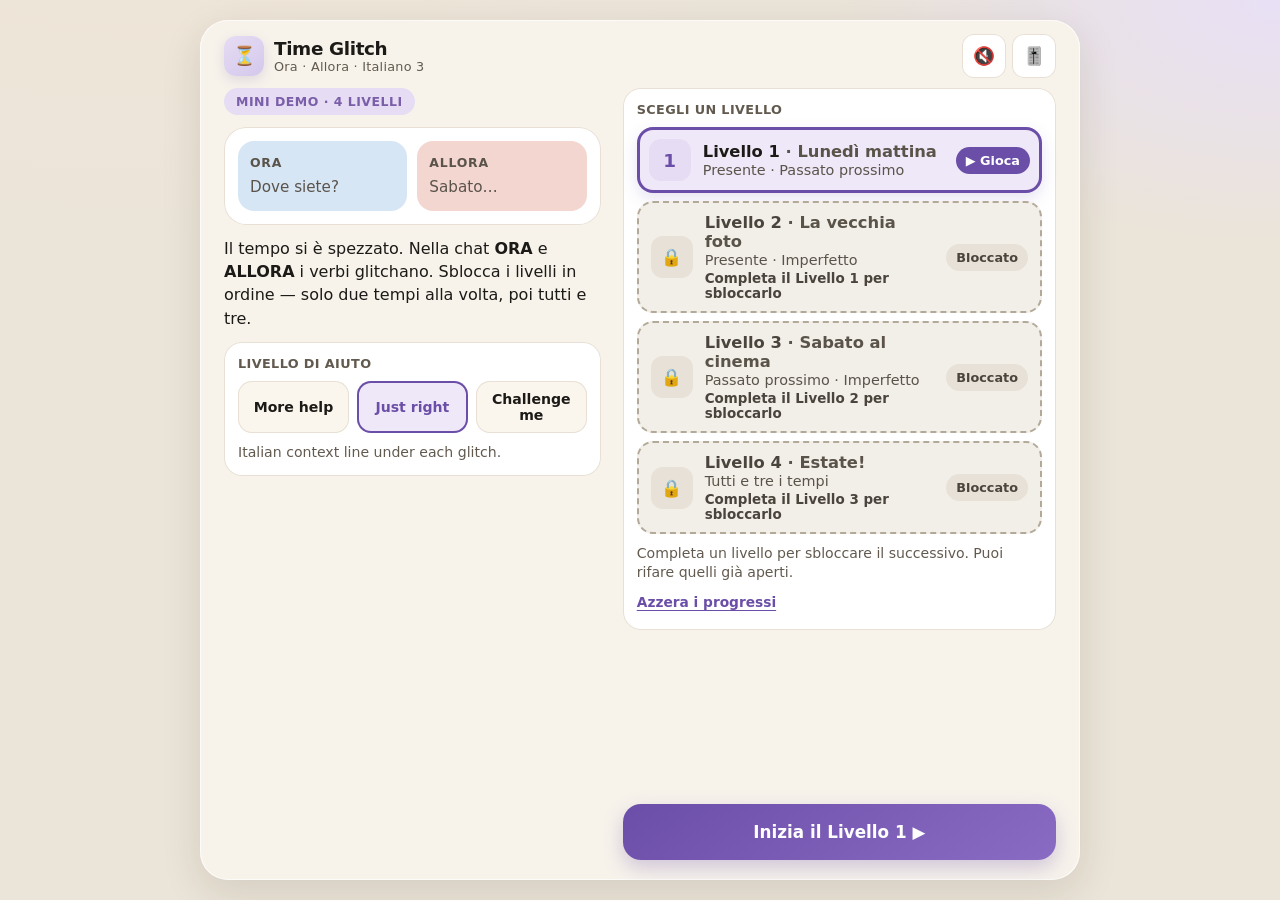
<file: index.html>
<!DOCTYPE html>
<html lang="it">
<head>
  <meta charset="UTF-8" />
  <meta name="viewport" content="width=device-width, initial-scale=1, viewport-fit=cover" />
  <meta name="theme-color" content="#f7f3eb" />
  <meta name="apple-mobile-web-app-capable" content="yes" />
  <meta name="apple-mobile-web-app-status-bar-style" content="default" />
  <meta name="description" content="Time Glitch — Italian 3: scaffolded tense practice between ORA and ALLORA." />
  <meta property="og:title" content="Time Glitch — Italian 3" />
  <meta property="og:description" content="Split-screen chat: Presente, Imperfetto, Passato prossimo — unlock levels in order." />
  <meta property="og:type" content="website" />
  <title>Time Glitch — Italian 3</title>
  <link rel="manifest" href="manifest.webmanifest" />
  <link rel="stylesheet" href="styles.css?v=3" />
  <link rel="icon" href="data:image/svg+xml,%3Csvg xmlns='http://www.w3.org/2000/svg' viewBox='0 0 64 64'%3E%3Crect width='64' height='64' rx='14' fill='%23e6dcf3'/%3E%3Ctext x='32' y='42' text-anchor='middle' font-size='28'%3E%E2%8C%9A%3C/text%3E%3C/svg%3E" />
</head>
<body>
  <div class="stage">
    <div class="phone" id="phone" role="application" aria-label="Time Glitch Italian tense practice">
      <div class="status-bar" aria-hidden="true">
        <span class="status-time" id="statusTime">09:41</span>
        <span class="status-notch"></span>
        <span class="status-icons">
          <span class="sig"></span>
          <span class="wifi"></span>
          <span class="bat"></span>
        </span>
      </div>

      <header class="app-header">
        <div class="brand">
          <span class="logo" aria-hidden="true">⏳</span>
          <div>
            <h1>Time Glitch</h1>
            <p class="subtitle" id="headerSubtitle">Ora · Allora · Italiano 3</p>
          </div>
        </div>
        <div class="header-actions">
          <button type="button" class="icon-btn" id="btnMute" aria-label="Sound off. Turn sound on" title="Sound">🔇</button>
          <button type="button" class="icon-btn" id="btnHelp" aria-label="Help level" title="Help level">🎚️</button>
        </div>
      </header>

      <!-- Start -->
      <section class="screen active" id="screenStart" aria-label="Start">
        <div class="hero">
          <div class="hero-tag">Mini demo · 4 livelli</div>
          <div class="hero-art" aria-hidden="true">
            <div class="split-preview">
              <div class="pv-now"><span>ORA</span><p>Dove siete?</p></div>
              <div class="pv-then"><span>ALLORA</span><p>Sabato…</p></div>
            </div>
          </div>
          <p class="hero-pitch">Il tempo si è spezzato. Nella chat <strong>ORA</strong> e <strong>ALLORA</strong> i verbi glitchano. Sblocca i livelli in ordine — solo due tempi alla volta, poi tutti e tre.</p>

          <div class="level-panel" id="levelPanel">
            <p class="help-label">Scegli un livello</p>
            <div class="level-list" id="levelList" role="list"></div>
            <p class="level-hint" id="levelHint" aria-live="polite">Completa un livello per sbloccare il successivo. Puoi rifare quelli già aperti.</p>
            <button type="button" class="link-btn" id="btnResetProgress">Azzera i progressi</button>
          </div>
        </div>

        <div class="help-panel" id="helpPanelStart">
          <p class="help-label">Livello di aiuto</p>
          <div class="help-row" role="group" aria-label="Help level">
            <button type="button" class="help-chip" data-help="more">More help</button>
            <button type="button" class="help-chip" data-help="mid" aria-pressed="true">Just right</button>
            <button type="button" class="help-chip" data-help="challenge">Challenge me</button>
          </div>
          <p class="help-hint" id="helpHint">Italian context line under each glitch.</p>
        </div>

        <button type="button" class="primary-btn" id="btnStart">Inizia il Livello 1 ▶</button>
      </section>

      <!-- Play -->
      <section class="screen" id="screenPlay" aria-label="Glitch rounds" hidden>
        <div class="play-meta">
          <button type="button" class="back-btn" id="btnLevels" aria-label="Torna ai livelli"><span aria-hidden="true">←</span><span class="back-label"> Livelli</span></button>
          <p class="level-badge" id="levelBadge"></p>
          <span class="round-count" id="roundCount"></span>
          <div class="progress" id="progress" aria-label="Round progress"></div>
        </div>

        <div class="split" id="splitChat">
          <div class="pane pane-now" id="paneNow">
            <div class="pane-label">ORA · Now</div>
            <div class="thread" id="threadNow" aria-live="polite"></div>
          </div>
          <div class="pane pane-then" id="paneThen">
            <div class="pane-label">ALLORA · Then</div>
            <div class="thread" id="threadThen" aria-live="polite"></div>
          </div>
        </div>

        <div class="glitch-dock" id="glitchDock">
          <p class="context" id="roundContext"></p>
          <p class="gloss" id="roundGloss" hidden></p>
          <p class="tense-tip" id="tenseTip" hidden></p>
          <p class="prompt" id="roundPrompt">Quale tempo sistema il glitch?</p>
          <div class="tense-row" id="tenseRow" role="group" aria-label="Choose tense"></div>
          <div class="feedback" id="feedback" hidden role="status" aria-live="polite"></div>
          <button type="button" class="next-btn" id="btnNextRound" hidden>Avanti ▶</button>
        </div>
      </section>

      <!-- End -->
      <section class="screen" id="screenEnd" aria-label="End" hidden>
        <div class="end-header">
          <div class="end-icon" aria-hidden="true">✨</div>
          <h2 id="endTitle">Glitch riparato</h2>
          <p class="score-line" id="scoreLine">Al primo colpo: 0 su 4</p>
          <p class="unlock-line" id="unlockLine" hidden></p>
        </div>
        <div class="replay" id="replayReel" aria-label="Fixed lines replay"></div>
        <div class="end-actions">
          <button type="button" class="primary-btn" id="btnNextLevel" hidden>Vai al livello successivo ▶</button>
          <button type="button" class="ghost-btn" id="btnReplay">Rifai il livello</button>
          <button type="button" class="ghost-btn" id="btnHome">Tutti i livelli</button>
        </div>
      </section>
    </div>
  </div>
  <script src="app.js?v=3"></script>
</body>
</html>
</file>
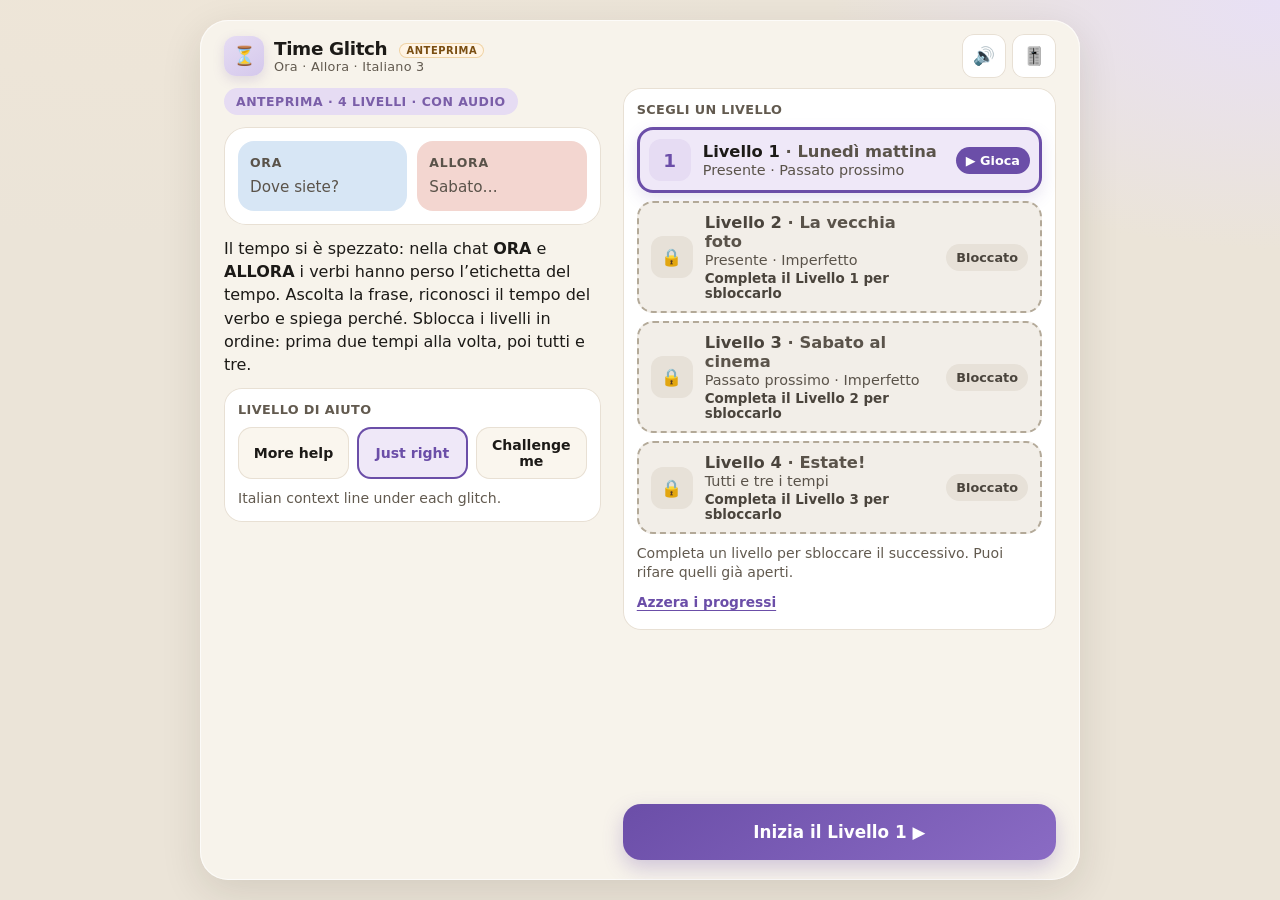
<file: preview/index.html>
<!DOCTYPE html>
<html lang="it">
<head>
  <meta charset="UTF-8" />
  <meta name="robots" content="noindex, nofollow" />
  <meta name="viewport" content="width=device-width, initial-scale=1, viewport-fit=cover" />
  <meta name="theme-color" content="#f7f3eb" />
  <meta name="apple-mobile-web-app-capable" content="yes" />
  <meta name="apple-mobile-web-app-status-bar-style" content="default" />
  <meta name="description" content="Time Glitch — Italian 3: scaffolded tense practice between ORA and ALLORA." />
  <meta property="og:title" content="Time Glitch — Italian 3" />
  <meta property="og:description" content="Split-screen chat: Presente, Imperfetto, Passato prossimo — unlock levels in order." />
  <meta property="og:type" content="website" />
  <title>ANTEPRIMA · Time Glitch — Italian 3</title>
  <link rel="stylesheet" href="styles.css?v=p1" />
  <link rel="icon" href="data:image/svg+xml,%3Csvg xmlns='http://www.w3.org/2000/svg' viewBox='0 0 64 64'%3E%3Crect width='64' height='64' rx='14' fill='%23e6dcf3'/%3E%3Ctext x='32' y='42' text-anchor='middle' font-size='28'%3E%E2%8C%9A%3C/text%3E%3C/svg%3E" />
</head>
<body>
  <div class="stage">
    <div class="phone" id="phone" role="application" aria-label="Time Glitch Italian tense practice">
      <div class="status-bar" aria-hidden="true">
        <span class="status-time" id="statusTime">09:41</span>
        <span class="status-notch"></span>
        <span class="status-icons">
          <span class="sig"></span>
          <span class="wifi"></span>
          <span class="bat"></span>
        </span>
      </div>

      <header class="app-header">
        <div class="brand">
          <span class="logo" aria-hidden="true">⏳</span>
          <div>
            <h1>Time Glitch <span class="preview-tag" title="Versione di prova per l’insegnante">ANTEPRIMA</span></h1>
            <p class="subtitle" id="headerSubtitle">Ora · Allora · Italiano 3</p>
          </div>
        </div>
        <div class="header-actions">
          <button type="button" class="icon-btn" id="btnMute" aria-label="Sound on. Turn sound off" title="Sound">🔊</button>
          <button type="button" class="icon-btn" id="btnHelp" aria-label="Help level" title="Help level">🎚️</button>
        </div>
      </header>

      <!-- Start -->
      <section class="screen active" id="screenStart" aria-label="Start">
        <div class="hero">
          <div class="hero-tag">Anteprima · 4 livelli · con audio</div>
          <div class="hero-art" aria-hidden="true">
            <div class="split-preview">
              <div class="pv-now"><span>ORA</span><p>Dove siete?</p></div>
              <div class="pv-then"><span>ALLORA</span><p>Sabato…</p></div>
            </div>
          </div>
          <p class="hero-pitch">Il tempo si è spezzato: nella chat <strong>ORA</strong> e <strong>ALLORA</strong> i verbi hanno perso l’etichetta del tempo. Ascolta la frase, riconosci il tempo del verbo e spiega perché. Sblocca i livelli in ordine: prima due tempi alla volta, poi tutti e tre.</p>

          <div class="level-panel" id="levelPanel">
            <p class="help-label">Scegli un livello</p>
            <div class="level-list" id="levelList" role="list"></div>
            <p class="level-hint" id="levelHint" aria-live="polite">Completa un livello per sbloccare il successivo. Puoi rifare quelli già aperti.</p>
            <button type="button" class="link-btn" id="btnResetProgress">Azzera i progressi</button>
          </div>
        </div>

        <div class="help-panel" id="helpPanelStart">
          <p class="help-label">Livello di aiuto</p>
          <div class="help-row" role="group" aria-label="Help level">
            <button type="button" class="help-chip" data-help="more">More help</button>
            <button type="button" class="help-chip" data-help="mid" aria-pressed="true">Just right</button>
            <button type="button" class="help-chip" data-help="challenge">Challenge me</button>
          </div>
          <p class="help-hint" id="helpHint">Italian context line under each glitch.</p>
        </div>

        <button type="button" class="primary-btn" id="btnStart">Inizia il Livello 1 ▶</button>
      </section>

      <!-- Play -->
      <section class="screen" id="screenPlay" aria-label="Glitch rounds" hidden>
        <div class="play-meta">
          <button type="button" class="back-btn" id="btnLevels" aria-label="Torna ai livelli"><span aria-hidden="true">←</span><span class="back-label"> Livelli</span></button>
          <p class="level-badge" id="levelBadge"></p>
          <span class="round-count" id="roundCount"></span>
          <div class="progress" id="progress" aria-label="Round progress"></div>
        </div>

        <div class="split" id="splitChat">
          <div class="pane pane-now" id="paneNow">
            <div class="pane-label">ORA · Now</div>
            <div class="thread" id="threadNow" aria-live="polite"></div>
          </div>
          <div class="pane pane-then" id="paneThen">
            <div class="pane-label">ALLORA · Then</div>
            <div class="thread" id="threadThen" aria-live="polite"></div>
          </div>
        </div>

        <div class="glitch-dock" id="glitchDock">
          <p class="context" id="roundContext"></p>
          <p class="gloss" id="roundGloss" hidden></p>
          <div class="form-hint" id="formHint" hidden></div>
          <div class="audio-bar" id="audioBar" role="group" aria-label="Audio della frase" hidden>
            <span class="audio-status" id="audioStatus" role="status" aria-live="polite"></span>
            <button type="button" class="audio-btn" id="btnRepeat" aria-label="Ripeti la frase">🔁 Ripeti</button>
            <button type="button" class="audio-btn" id="btnPause" hidden>⏸ Pausa</button>
          </div>
          <p class="audio-note" id="audioNote" role="status" hidden></p>
          <p class="prompt" id="roundPrompt">In che tempo è il verbo evidenziato?</p>
          <div class="tense-row" id="tenseRow" role="group" aria-label="Choose tense"></div>
          <div class="feedback" id="feedback" hidden role="status" aria-live="polite"></div>
          <div class="why-box" id="whyBox" hidden>
            <p class="why-prompt" id="whyPrompt">Perché?</p>
            <div class="why-row" id="whyRow" role="group" aria-labelledby="whyPrompt"></div>
            <div class="feedback" id="whyFeedback" hidden role="status" aria-live="polite"></div>
          </div>
          <button type="button" class="next-btn" id="btnNextRound" hidden>Avanti ▶</button>
        </div>
      </section>

      <!-- End -->
      <section class="screen" id="screenEnd" aria-label="End" hidden>
        <div class="end-header">
          <div class="end-icon" aria-hidden="true">✨</div>
          <h2 id="endTitle">Glitch riparato</h2>
          <p class="score-line" id="scoreLine">Al primo colpo: 0 su 4</p>
          <p class="score-line why-score" id="whyScoreLine" hidden></p>
          <p class="unlock-line" id="unlockLine" hidden></p>
        </div>
        <div class="replay" id="replayReel" aria-label="Fixed lines replay"></div>
        <div class="end-actions">
          <button type="button" class="primary-btn" id="btnNextLevel" hidden>Vai al livello successivo ▶</button>
          <button type="button" class="ghost-btn" id="btnReplay">Rifai il livello</button>
          <button type="button" class="ghost-btn" id="btnHome">Tutti i livelli</button>
        </div>
      </section>
    </div>
  </div>
  <script src="app.js?v=p1"></script>
</body>
</html>
</file>
<file: styles.css>
:root {
  --bg: #f7f3eb;
  --bg-soft: #fffdf8;
  --cream: #faf6ee;
  --card: #ffffff;
  --ink: #1c1a17;
  --ink-soft: #5a534a;
  --muted: #8a8175;
  --muted-strong: #625a4f; /* text-safe muted: ~6:1 on white */
  --lock-bg: #f2eee8;
  --lock-line: #b3a998;
  --lock-ink: #4a443c;
  --line: #e8e0d4;
  --lavender: #e6dcf3;
  --lavender-deep: #7a5ea8;
  --now: #d7e6f5;
  --now-deep: #3a6ea5;
  --then: #f3d6d0;
  --then-deep: #a55a4a;
  --accent: #6b4ea8;
  --accent-soft: #efe8f8;
  --success: #2f7a57;
  --success-bg: #e5f5ec;
  --warn-bg: #fff4e5;
  --warn-ink: #7a4e12;
  --shadow: 0 12px 40px rgba(40, 30, 20, 0.12);
  --radius: 22px;
  --safe-b: env(safe-area-inset-bottom, 0px);
  --font: "Segoe UI", system-ui, -apple-system, "Helvetica Neue", sans-serif;
  --bubble-radius: 18px;
}

* { box-sizing: border-box; }
html, body {
  margin: 0;
  min-height: 100%;
  font-family: var(--font);
  background:
    radial-gradient(1200px 600px at 10% -10%, #efe6d8 0%, transparent 55%),
    radial-gradient(900px 500px at 100% 0%, #e8e0f5 0%, transparent 50%),
    #ebe4d8;
  color: var(--ink);
  -webkit-tap-highlight-color: transparent;
}

button {
  font: inherit;
  border: none;
  cursor: pointer;
  background: none;
  color: inherit;
  touch-action: manipulation;
}
button:disabled { opacity: 0.45; cursor: default; }

.stage {
  min-height: 100dvh;
  display: grid;
  place-items: center;
  padding: 16px;
}

.phone {
  width: min(420px, 100%);
  height: min(860px, calc(100dvh - 32px)); /* .stage padding is 16px top + bottom */
  background: var(--bg);
  border-radius: 36px;
  box-shadow: var(--shadow), inset 0 0 0 1px rgba(255,255,255,0.7);
  display: flex;
  flex-direction: column;
  overflow: hidden;
  position: relative;
  isolation: isolate;
}

@media (max-width: 480px) {
  .stage { padding: 0; }
  .phone {
    width: 100%;
    height: 100dvh;
    border-radius: 0;
    box-shadow: none;
  }
}

.status-bar {
  display: grid;
  grid-template-columns: 1fr auto 1fr;
  align-items: center;
  padding: 10px 18px 4px;
  font-size: 12px;
  font-weight: 600;
  color: var(--ink);
  flex: 0 0 auto;
}
.status-time { justify-self: start; }
.status-notch {
  width: 96px;
  height: 22px;
  background: #1a1a1a;
  border-radius: 14px;
  justify-self: center;
}
.status-icons {
  justify-self: end;
  display: flex;
  gap: 5px;
  align-items: center;
}
.sig, .wifi, .bat {
  display: inline-block;
  background: var(--ink);
  border-radius: 2px;
}
.sig { width: 12px; height: 8px; clip-path: polygon(0 100%, 25% 60%, 50% 80%, 75% 40%, 100% 20%, 100% 100%); }
.wifi { width: 12px; height: 9px; border-radius: 50% 50% 0 0; opacity: 0.85; }
.bat { width: 18px; height: 9px; border-radius: 2px; position: relative; }
.bat::after {
  content: "";
  position: absolute;
  right: -3px; top: 2px;
  width: 2px; height: 5px;
  background: var(--ink);
  border-radius: 1px;
}

.app-header {
  display: flex;
  align-items: center;
  justify-content: space-between;
  padding: 6px 16px 10px;
  flex: 0 0 auto;
}
.brand { display: flex; gap: 10px; align-items: center; }
.brand h1 {
  margin: 0;
  font-size: 1.15rem;
  letter-spacing: -0.02em;
}
.subtitle {
  margin: 0;
  font-size: 0.8rem;
  color: var(--muted-strong);
  letter-spacing: 0.02em;
}
.logo {
  width: 40px; height: 40px;
  display: grid; place-items: center;
  background: linear-gradient(145deg, var(--lavender), #d4c8ec);
  border-radius: 12px;
  font-size: 1.15rem;
  box-shadow: 0 4px 12px rgba(122, 94, 168, 0.18);
}
.header-actions { display: flex; gap: 6px; }
.icon-btn {
  width: 44px; height: 44px;
  border-radius: 12px;
  background: var(--card);
  box-shadow: inset 0 0 0 1px var(--line);
  font-size: 1.1rem;
  display: grid;
  place-items: center;
  touch-action: manipulation;
}
.icon-btn:active { transform: scale(0.96); }

.screen {
  flex: 1;
  display: none;
  flex-direction: column;
  overflow: hidden;
  padding: 0 16px;
  min-height: 0;
}
.screen.active {
  display: flex;
}

/* Start */
.hero {
  flex: 1;
  display: flex;
  flex-direction: column;
  gap: 14px;
  overflow: auto;
  padding-bottom: 8px;
}
.hero-tag {
  align-self: flex-start;
  font-size: 0.78rem;
  font-weight: 600;
  letter-spacing: 0.04em;
  text-transform: uppercase;
  color: var(--lavender-deep);
  background: var(--lavender);
  padding: 6px 12px;
  border-radius: 999px;
}
.hero-art {
  background: var(--card);
  border-radius: var(--radius);
  padding: 18px;
  box-shadow: inset 0 0 0 1px var(--line);
}
.split-preview {
  display: grid;
  grid-template-columns: 1fr 1fr;
  gap: 10px;
}
.pv-now, .pv-then {
  border-radius: 16px;
  padding: 14px 12px;
  min-height: 88px;
}
.pv-now { background: var(--now); }
.pv-then { background: var(--then); }
.pv-now span, .pv-then span {
  display: block;
  font-size: 0.78rem;
  font-weight: 700;
  letter-spacing: 0.06em;
  margin-bottom: 8px;
  color: var(--ink-soft);
}
.pv-now p, .pv-then p {
  margin: 0;
  font-size: 0.95rem;
  color: var(--ink-soft);
}
.hero-pitch {
  margin: 0;
  font-size: 1rem;
  line-height: 1.45;
  color: var(--ink);
}

.help-panel {
  background: var(--card);
  border-radius: 18px;
  padding: 14px;
  box-shadow: inset 0 0 0 1px var(--line);
  margin-bottom: 12px;
  flex: 0 0 auto;
}
.help-label {
  margin: 0 0 10px;
  font-size: 0.8rem;
  font-weight: 700;
  color: var(--muted-strong);
  letter-spacing: 0.03em;
  text-transform: uppercase;
}
.help-row {
  display: grid;
  grid-template-columns: 1fr 1fr 1fr;
  gap: 8px;
}
.help-chip {
  min-height: 48px;
  padding: 10px 6px;
  border-radius: 14px;
  background: var(--cream);
  box-shadow: inset 0 0 0 1px var(--line);
  font-size: 0.88rem;
  font-weight: 600;
  color: var(--ink);
  touch-action: manipulation;
}
.help-chip[aria-pressed="true"] {
  background: var(--accent-soft);
  color: var(--accent);
  box-shadow: inset 0 0 0 2px var(--accent);
}
.help-hint {
  margin: 10px 0 0;
  font-size: 0.88rem;
  color: var(--muted-strong);
  line-height: 1.35;
}

.primary-btn {
  flex: 0 0 auto;
  min-height: 56px;
  width: 100%;
  border-radius: 18px;
  background: linear-gradient(145deg, #6b4ea8, #8a6bc4);
  color: #fff;
  font-weight: 700;
  font-size: 1.05rem;
  box-shadow: 0 8px 20px rgba(107, 78, 168, 0.28);
  margin-bottom: calc(var(--safe-b) + 28px);
  touch-action: manipulation;
}
.primary-btn:active { transform: scale(0.98); }

.ghost-btn {
  flex: 0 0 auto;
  min-height: 48px;
  width: 100%;
  border-radius: 16px;
  background: var(--card);
  box-shadow: inset 0 0 0 1px var(--line);
  font-weight: 600;
  color: var(--ink-soft);
  margin-bottom: calc(var(--safe-b) + 20px);
  touch-action: manipulation;
}

/* Play */
.progress {
  display: flex;
  gap: 6px;
  padding: 4px 0 10px;
  flex: 0 0 auto;
}
.prog-dot {
  flex: 1;
  height: 8px;
  border-radius: 999px;
  background: var(--line);
  transition: background 0.25s ease;
}
.prog-dot.done { background: var(--success); }
.prog-dot.current { background: var(--lavender-deep); }

.split {
  flex: 1;
  display: grid;
  grid-template-columns: 1fr 1fr;
  gap: 8px;
  min-height: 0;
  margin-bottom: 8px;
}
.pane {
  display: flex;
  flex-direction: column;
  min-height: 0;
  border-radius: 16px;
  overflow: hidden;
  background: var(--card);
  box-shadow: inset 0 0 0 1px var(--line);
}
.pane-now .pane-label { background: var(--now); color: var(--now-deep); }
.pane-then .pane-label { background: var(--then); color: var(--then-deep); }
.pane-label {
  flex: 0 0 auto;
  font-size: 0.8rem;
  font-weight: 700;
  letter-spacing: 0.05em;
  text-transform: uppercase;
  padding: 9px 10px;
  text-align: center;
}
.thread {
  flex: 1;
  overflow-y: auto;
  padding: 10px 8px 12px;
  display: flex;
  flex-direction: column;
  gap: 8px;
  -webkit-overflow-scrolling: touch;
}

.bubble {
  max-width: 100%;
  padding: 9px 12px;
  border-radius: var(--bubble-radius);
  font-size: 0.98rem;
  line-height: 1.42;
  background: #f0ebe3;
  color: var(--ink);
  align-self: flex-start;
  word-break: break-word;
}
.bubble.me {
  align-self: flex-end;
  background: #dde8f7;
  border-bottom-right-radius: 6px;
}
.bubble.them {
  border-bottom-left-radius: 6px;
}
.bubble .who {
  display: block;
  font-size: 0.8rem;
  font-weight: 700;
  color: var(--muted-strong);
  margin-bottom: 2px;
}
.bubble.glitch {
  background: linear-gradient(135deg, #f8e8ff, #ffe8e0);
  box-shadow: 0 0 0 2px rgba(122, 94, 168, 0.45), 0 0 16px rgba(122, 94, 168, 0.2);
  animation: glitchPulse 1.4s ease-in-out infinite;
  position: relative;
}
.bubble.fixed {
  background: var(--success-bg);
  box-shadow: 0 0 0 2px rgba(47, 122, 87, 0.35);
  animation: none;
}
@keyframes glitchPulse {
  0%, 100% { filter: none; transform: translateX(0); }
  40% { filter: hue-rotate(8deg); transform: translateX(-0.5px); }
  60% { filter: hue-rotate(-6deg); transform: translateX(0.5px); }
}

.verb-slot {
  display: inline-block;
  min-width: 3.2em;
  padding: 1px 6px;
  border-radius: 6px;
  background: rgba(122, 94, 168, 0.18);
  border-bottom: 2px dashed var(--lavender-deep);
  font-weight: 700;
  color: var(--lavender-deep);
  font-family: ui-monospace, SFMono-Regular, Menlo, monospace;
  font-size: 0.9em;
}
.verb-slot.blank::before { content: "····"; letter-spacing: 0.05em; }
.verb-slot.wrong {
  color: #8a4a30;
  background: rgba(165, 90, 74, 0.15);
  border-bottom-color: #a55a4a;
  text-decoration: line-through;
  text-decoration-thickness: 1.5px;
}
.verb-slot.ok {
  color: var(--success);
  background: rgba(47, 122, 87, 0.12);
  border-bottom: 2px solid var(--success);
  text-decoration: none;
}

.glitch-dock {
  flex: 0 0 auto;
  background: var(--card);
  border-radius: 18px 18px 0 0;
  padding: 12px 4px calc(var(--safe-b) + 24px);
  box-shadow: 0 -6px 24px rgba(40, 30, 20, 0.06);
  margin: 0 -4px;
}
.context {
  margin: 0 0 4px;
  font-size: 0.98rem;
  font-weight: 600;
  color: var(--ink);
  line-height: 1.35;
}
.gloss {
  margin: 0 0 4px;
  font-size: 0.9rem;
  color: var(--muted-strong);
  font-style: italic;
}
.tense-tip {
  margin: 0 0 6px;
  font-size: 0.9rem;
  color: var(--lavender-deep);
  font-weight: 600;
}
.prompt {
  margin: 6px 0 10px;
  font-size: 1.02rem;
  font-weight: 600;
  color: var(--ink);
}
.tense-row {
  display: grid;
  grid-template-columns: 1fr 1fr 1fr;
  gap: 8px;
}
.tense-chip {
  min-height: 58px;
  padding: 10px 6px;
  border-radius: 14px;
  background: var(--cream);
  box-shadow: inset 0 0 0 1px var(--line);
  font-size: 1.02rem;
  font-weight: 700;
  line-height: 1.2;
  color: var(--ink);
  touch-action: manipulation;
}
.tense-chip:active { transform: scale(0.97); }
.tense-chip.correct-flash {
  background: var(--success-bg);
  box-shadow: inset 0 0 0 2px var(--success);
  color: var(--success);
}

.feedback {
  margin-top: 10px;
  padding: 12px 14px;
  border-radius: 14px;
  font-size: 0.95rem;
  line-height: 1.45;
}
.feedback.ok {
  background: var(--success-bg);
  color: var(--success);
}
.feedback.soft {
  background: var(--warn-bg);
  color: var(--warn-ink);
}

/* End */
.end-header {
  text-align: center;
  padding: 12px 0 8px;
  flex: 0 0 auto;
}
.end-icon { font-size: 2.2rem; margin-bottom: 6px; }
.end-header h2 {
  margin: 0 0 6px;
  font-size: 1.5rem;
}
.score-line {
  margin: 0;
  font-size: 1.05rem;
  font-weight: 700;
  color: var(--lavender-deep);
}
.replay {
  flex: 1;
  overflow-y: auto;
  display: flex;
  flex-direction: column;
  gap: 10px;
  padding: 8px 0 12px;
  -webkit-overflow-scrolling: touch;
}
.replay-card {
  background: var(--card);
  border-radius: 16px;
  padding: 12px 14px;
  box-shadow: inset 0 0 0 1px var(--line);
}
.replay-card .side-tag {
  font-size: 0.78rem;
  font-weight: 700;
  letter-spacing: 0.05em;
  text-transform: uppercase;
  color: var(--muted-strong);
  margin-bottom: 4px;
}
.replay-card .line {
  margin: 0;
  font-size: 1rem;
  line-height: 1.4;
}
.replay-card .tense {
  margin: 6px 0 0;
  font-size: 0.86rem;
  font-weight: 700;
  color: var(--success);
}
.end-actions {
  flex: 0 0 auto;
  display: flex;
  flex-direction: column;
  gap: 8px;
}
.end-actions .primary-btn, .end-actions .ghost-btn { margin-bottom: 0; }
.end-actions { padding-bottom: calc(var(--safe-b) + 20px); }

.pane.focus-side {
  box-shadow: inset 0 0 0 3px var(--lavender-deep);
}
/* Inactive pane: calmer background instead of lowering opacity (keeps text contrast) */
.pane.dim-side .thread { background: #fbf9f5; }
.pane.dim-side .pane-label { filter: saturate(0.6); }

/* ==========================================================================
   4-level version (v3)
   ========================================================================== */

/* Keyboard focus that is always visible */
button:focus-visible {
  outline: 3px solid var(--accent);
  outline-offset: 2px;
}

/* Glitched verb shows the INFINITIVE (no tense = real recall) */
.verb-slot.inf {
  color: var(--lavender-deep);
  background: rgba(122, 94, 168, 0.16);
  border-bottom: 2px dashed var(--lavender-deep);
}
.verb-slot.inf::after { content: " ?"; opacity: 0.8; }
.verb-slot.ok, .verb-slot.inf, .verb-slot.wrong { min-width: 0; }

/* Photo bubble (decorative) */
.photo {
  display: grid; place-items: center;
  height: 78px; margin: 6px 0 2px;
  border-radius: 12px;
  background: linear-gradient(135deg, #fde9c8, #f6d2c8 55%, #d9e6f6);
  font-size: 1.9rem; letter-spacing: 4px;
  box-shadow: inset 0 0 0 3px #fff;
}

/* ---- Level list (start screen) ---- */
.level-panel {
  background: var(--card);
  border-radius: 18px;
  padding: 14px;
  box-shadow: inset 0 0 0 1px var(--line);
}
.level-list { display: flex; flex-direction: column; gap: 8px; }
.level-card {
  display: grid;
  grid-template-columns: 42px 1fr auto;
  align-items: center;
  gap: 12px;
  width: 100%;
  min-height: 66px;
  padding: 10px 12px;
  text-align: left;
  border-radius: 16px;
  background: var(--cream);
  box-shadow: inset 0 0 0 1px var(--line);
}
.level-num {
  width: 42px; height: 42px;
  border-radius: 12px;
  display: grid; place-items: center;
  font-weight: 800; font-size: 1.15rem;
  background: var(--lavender); color: var(--accent);
}
.level-title { display: block; font-weight: 800; font-size: 1.02rem; color: var(--ink); }
.level-title .theme { font-weight: 600; color: var(--ink-soft); }
.level-title .theme::before { content: "· "; }
.level-pair { display: block; font-size: 0.9rem; color: var(--ink-soft); margin-top: 1px; }
.level-reason { display: block; font-size: 0.84rem; color: var(--lock-ink); margin-top: 3px; font-weight: 600; }
.pill {
  font-size: 0.8rem; font-weight: 800;
  padding: 6px 10px; border-radius: 999px; white-space: nowrap;
}
.pill.done   { background: var(--success-bg); color: var(--success); box-shadow: inset 0 0 0 1px rgba(47,122,87,.35); }
.pill.open   { background: var(--accent); color: #fff; }
.pill.locked { background: #e7e1d8; color: var(--lock-ink); }
.level-card.is-done .level-num { background: var(--success-bg); color: var(--success); }
.level-card.is-selected {
  background: var(--accent-soft);
  box-shadow: inset 0 0 0 3px var(--accent), 0 6px 16px rgba(107,78,168,.16);
}
.level-card.is-locked {
  background: var(--lock-bg);
  box-shadow: none;
  border: 2px dashed var(--lock-line);
  cursor: not-allowed;
}
.level-card.is-locked .level-num { background: #e7e1d8; color: var(--lock-ink); font-size: 1.05rem; }
.level-card.is-locked .level-title { color: var(--lock-ink); }
.level-hint { margin: 10px 0 0; font-size: 0.88rem; color: var(--muted-strong); line-height: 1.35; }
.level-hint.is-alert { color: var(--warn-ink); font-weight: 700; }
.link-btn {
  margin-top: 6px; padding: 6px 0; font-size: 0.86rem; font-weight: 600;
  color: var(--accent); text-decoration: underline; text-underline-offset: 3px;
}
.link-btn.armed { color: var(--warn-ink); font-weight: 800; }

/* ---- Play: level badge, counter, chips, Avanti ---- */
.play-meta {
  flex: 0 0 auto;
  display: flex; align-items: center; justify-content: space-between;
  gap: 8px 10px; flex-wrap: wrap;
  padding: 2px 0 8px;
}
.level-badge {
  margin: 0;
  font-size: 0.86rem; font-weight: 800;
  color: var(--accent);
  background: var(--accent-soft);
  box-shadow: inset 0 0 0 1px rgba(107,78,168,.25);
  padding: 6px 12px; border-radius: 999px;
}
.round-count { font-size: 0.86rem; font-weight: 700; color: var(--ink-soft); }
.round-count { margin-left: auto; }
.back-btn {
  min-height: 36px;
  padding: 6px 12px;
  border-radius: 999px;
  background: var(--card);
  box-shadow: inset 0 0 0 1px var(--line);
  font-size: 0.86rem; font-weight: 700;
  color: var(--ink);
}
.play-meta .progress { flex: 1 1 100%; padding: 0; }

.tense-row.two { grid-template-columns: 1fr 1fr; }
.tense-chip.tried,
.tense-chip.tried:disabled {
  opacity: 1;
  background: #f4f1ec;
  box-shadow: inset 0 0 0 1px var(--line);
  color: #5d564d;
  font-weight: 600;
}
.tense-chip.correct-flash:disabled { opacity: 1; }
.tense-chip:disabled:not(.tried):not(.correct-flash) { opacity: 1; color: var(--muted-strong); background: #f7f4ef; }
.tense-chip .sub { display: block; font-size: 0.8rem; font-weight: 600; margin-top: 2px; }

.feedback.soft { box-shadow: inset 0 0 0 1px #efd3a6; }
.feedback.ok { box-shadow: inset 0 0 0 1px rgba(47,122,87,.3); color: #235c42; }
.feedback .fb-title { display: block; font-weight: 800; margin-bottom: 2px; }
.feedback .fb-extra { display: block; margin-top: 6px; }

.next-btn {
  display: block;
  width: 100%;
  min-height: 52px;
  margin-top: 10px;
  border-radius: 16px;
  background: linear-gradient(145deg, #6b4ea8, #8a6bc4);
  color: #fff;
  font-weight: 800;
  font-size: 1.05rem;
  box-shadow: 0 6px 16px rgba(107, 78, 168, 0.25);
}
.next-btn[hidden] { display: none; }
.glitch-dock { max-height: 62%; overflow-y: auto; }

/* ---- End screen ---- */
.unlock-line {
  display: inline-block;
  margin: 10px 0 0; padding: 8px 14px;
  border-radius: 999px;
  background: var(--success-bg); color: var(--success);
  font-weight: 800; font-size: 0.92rem;
  box-shadow: inset 0 0 0 1px rgba(47,122,87,.3);
}
.unlock-line[hidden] { display: none; }
.replay-card .try { float: right; margin-left: 8px; font-size: 0.8rem; font-weight: 700; color: var(--muted-strong); }
.replay-card .try.first { color: var(--success); }
.end-actions > [hidden] { display: none; }

/* ---- Phones ---- */
@media (max-width: 480px) {
  #screenStart.active { overflow-y: auto; }
  #screenStart .hero { flex: 0 0 auto; overflow: visible; }
  #screenStart .hero-art { display: none; } /* decorative; the level list matters more on a phone */
  #screenStart .help-panel { margin-top: 12px; }
  #screenStart #btnStart {
    position: sticky; bottom: 12px; margin-bottom: 12px;
    box-shadow: 0 8px 20px rgba(107,78,168,.28), 0 -16px 16px 4px var(--bg);
  }
  .level-card { grid-template-columns: 40px 1fr auto; gap: 10px; padding: 10px; }
  .level-num { width: 40px; height: 40px; }
  .level-title .theme { display: block; font-size: 0.9rem; }
  .level-title .theme::before { content: none; }
  /* play header: [←] [tense pair] on row 1, progress + counter on row 2 */
  .back-btn { width: 40px; min-height: 40px; padding: 0; }
  .back-label, .badge-level { display: none; }
  .play-meta .progress { order: 3; flex: 1 1 60%; } /* too wide for row 1 → wraps to row 2 with the counter */
  .round-count { order: 4; margin-left: 0; }
  .play-meta { justify-content: flex-start; }
}
@media (max-width: 899px), (max-height: 599px) {
  .end-actions { display: grid; grid-template-columns: 1fr 1fr; gap: 8px; }
  .end-actions .primary-btn { grid-column: 1 / -1; }
  .end-actions > .primary-btn + .ghost-btn:last-child { grid-column: 1 / -1; } /* L4: only one secondary button */
  .end-actions { position: relative; padding-top: 8px; background: var(--bg); box-shadow: 0 -14px 14px -4px var(--bg); }
}

/* ---- Laptop / Chromebook: 880px card so each chat pane is ~370px wide ---- */
@media (min-width: 900px) and (min-height: 600px) {
  .phone { width: min(880px, 100%); border-radius: 28px; }
  .status-bar { display: none; }
  .app-header { padding: 14px 24px 10px; }
  .screen { padding: 0 24px; }

  #screenStart.active {
    display: grid;
    grid-template-columns: 1fr 1.15fr;
    grid-template-rows: auto auto auto 1fr auto;
    grid-template-areas:
      "tag   levels"
      "art   levels"
      "pitch levels"
      "help  levels"
      "help  start";
    column-gap: 22px; row-gap: 12px;
    overflow: auto;
    padding-bottom: 20px;
    align-content: start;
  }
  #screenStart .hero { display: contents; }
  #screenStart .hero-tag { grid-area: tag; justify-self: start; }
  #screenStart .hero-art { grid-area: art; padding: 14px; }
  #screenStart .pv-now, #screenStart .pv-then { min-height: 70px; }
  #screenStart .hero-pitch { grid-area: pitch; }
  #screenStart .level-panel { grid-area: levels; align-self: start; }
  #screenStart .help-panel { grid-area: help; margin: 0; align-self: start; }
  #screenStart #btnStart { grid-area: start; margin: 0; }

  .split { gap: 12px; }
  .thread { padding: 12px 12px 14px; }
  .bubble { max-width: 92%; }
  .glitch-dock { padding: 12px 8px calc(var(--safe-b) + 18px); }

  .replay { display: grid; grid-template-columns: 1fr 1fr; align-content: start; gap: 8px; }
  .replay-card { padding: 10px 14px; }
  .end-header { padding: 2px 0 4px; }
  .end-icon { font-size: 1.7rem; margin-bottom: 0; }
  .unlock-line { margin-top: 6px; }
  .end-actions { flex-direction: row; padding-bottom: 20px; }
  .end-actions > * { flex: 1; }
}
</file>
<file: preview/styles.css>
:root {
  --bg: #f7f3eb;
  --bg-soft: #fffdf8;
  --cream: #faf6ee;
  --card: #ffffff;
  --ink: #1c1a17;
  --ink-soft: #5a534a;
  --muted: #8a8175;
  --muted-strong: #625a4f; /* text-safe muted: ~6:1 on white */
  --lock-bg: #f2eee8;
  --lock-line: #b3a998;
  --lock-ink: #4a443c;
  --line: #e8e0d4;
  --lavender: #e6dcf3;
  --lavender-deep: #7a5ea8;
  --now: #d7e6f5;
  --now-deep: #3a6ea5;
  --then: #f3d6d0;
  --then-deep: #a55a4a;
  --accent: #6b4ea8;
  --accent-soft: #efe8f8;
  --success: #2f7a57;
  --success-bg: #e5f5ec;
  --warn-bg: #fff4e5;
  --warn-ink: #7a4e12;
  --shadow: 0 12px 40px rgba(40, 30, 20, 0.12);
  --radius: 22px;
  --safe-b: env(safe-area-inset-bottom, 0px);
  --font: "Segoe UI", system-ui, -apple-system, "Helvetica Neue", sans-serif;
  --bubble-radius: 18px;
}

* { box-sizing: border-box; }
html, body {
  margin: 0;
  min-height: 100%;
  font-family: var(--font);
  background:
    radial-gradient(1200px 600px at 10% -10%, #efe6d8 0%, transparent 55%),
    radial-gradient(900px 500px at 100% 0%, #e8e0f5 0%, transparent 50%),
    #ebe4d8;
  color: var(--ink);
  -webkit-tap-highlight-color: transparent;
}

button {
  font: inherit;
  border: none;
  cursor: pointer;
  background: none;
  color: inherit;
  touch-action: manipulation;
}
button:disabled { opacity: 0.45; cursor: default; }

.stage {
  min-height: 100dvh;
  display: grid;
  place-items: center;
  padding: 16px;
}

.phone {
  width: min(420px, 100%);
  height: min(860px, calc(100dvh - 32px)); /* .stage padding is 16px top + bottom */
  background: var(--bg);
  border-radius: 36px;
  box-shadow: var(--shadow), inset 0 0 0 1px rgba(255,255,255,0.7);
  display: flex;
  flex-direction: column;
  overflow: hidden;
  position: relative;
  isolation: isolate;
}

@media (max-width: 480px) {
  .stage { padding: 0; }
  .phone {
    width: 100%;
    height: 100dvh;
    border-radius: 0;
    box-shadow: none;
  }
}

.status-bar {
  display: grid;
  grid-template-columns: 1fr auto 1fr;
  align-items: center;
  padding: 10px 18px 4px;
  font-size: 12px;
  font-weight: 600;
  color: var(--ink);
  flex: 0 0 auto;
}
.status-time { justify-self: start; }
.status-notch {
  width: 96px;
  height: 22px;
  background: #1a1a1a;
  border-radius: 14px;
  justify-self: center;
}
.status-icons {
  justify-self: end;
  display: flex;
  gap: 5px;
  align-items: center;
}
.sig, .wifi, .bat {
  display: inline-block;
  background: var(--ink);
  border-radius: 2px;
}
.sig { width: 12px; height: 8px; clip-path: polygon(0 100%, 25% 60%, 50% 80%, 75% 40%, 100% 20%, 100% 100%); }
.wifi { width: 12px; height: 9px; border-radius: 50% 50% 0 0; opacity: 0.85; }
.bat { width: 18px; height: 9px; border-radius: 2px; position: relative; }
.bat::after {
  content: "";
  position: absolute;
  right: -3px; top: 2px;
  width: 2px; height: 5px;
  background: var(--ink);
  border-radius: 1px;
}

.app-header {
  display: flex;
  align-items: center;
  justify-content: space-between;
  padding: 6px 16px 10px;
  flex: 0 0 auto;
}
.brand { display: flex; gap: 10px; align-items: center; }
.brand h1 {
  margin: 0;
  font-size: 1.15rem;
  letter-spacing: -0.02em;
}
.subtitle {
  margin: 0;
  font-size: 0.8rem;
  color: var(--muted-strong);
  letter-spacing: 0.02em;
}
.logo {
  width: 40px; height: 40px;
  display: grid; place-items: center;
  background: linear-gradient(145deg, var(--lavender), #d4c8ec);
  border-radius: 12px;
  font-size: 1.15rem;
  box-shadow: 0 4px 12px rgba(122, 94, 168, 0.18);
}
.header-actions { display: flex; gap: 6px; }
.icon-btn {
  width: 44px; height: 44px;
  border-radius: 12px;
  background: var(--card);
  box-shadow: inset 0 0 0 1px var(--line);
  font-size: 1.1rem;
  display: grid;
  place-items: center;
  touch-action: manipulation;
}
.icon-btn:active { transform: scale(0.96); }

.screen {
  flex: 1;
  display: none;
  flex-direction: column;
  overflow: hidden;
  padding: 0 16px;
  min-height: 0;
}
.screen.active {
  display: flex;
}

/* Start */
.hero {
  flex: 1;
  display: flex;
  flex-direction: column;
  gap: 14px;
  overflow: auto;
  padding-bottom: 8px;
}
.hero-tag {
  align-self: flex-start;
  font-size: 0.78rem;
  font-weight: 600;
  letter-spacing: 0.04em;
  text-transform: uppercase;
  color: var(--lavender-deep);
  background: var(--lavender);
  padding: 6px 12px;
  border-radius: 999px;
}
.hero-art {
  background: var(--card);
  border-radius: var(--radius);
  padding: 18px;
  box-shadow: inset 0 0 0 1px var(--line);
}
.split-preview {
  display: grid;
  grid-template-columns: 1fr 1fr;
  gap: 10px;
}
.pv-now, .pv-then {
  border-radius: 16px;
  padding: 14px 12px;
  min-height: 88px;
}
.pv-now { background: var(--now); }
.pv-then { background: var(--then); }
.pv-now span, .pv-then span {
  display: block;
  font-size: 0.78rem;
  font-weight: 700;
  letter-spacing: 0.06em;
  margin-bottom: 8px;
  color: var(--ink-soft);
}
.pv-now p, .pv-then p {
  margin: 0;
  font-size: 0.95rem;
  color: var(--ink-soft);
}
.hero-pitch {
  margin: 0;
  font-size: 1rem;
  line-height: 1.45;
  color: var(--ink);
}

.help-panel {
  background: var(--card);
  border-radius: 18px;
  padding: 14px;
  box-shadow: inset 0 0 0 1px var(--line);
  margin-bottom: 12px;
  flex: 0 0 auto;
}
.help-label {
  margin: 0 0 10px;
  font-size: 0.8rem;
  font-weight: 700;
  color: var(--muted-strong);
  letter-spacing: 0.03em;
  text-transform: uppercase;
}
.help-row {
  display: grid;
  grid-template-columns: 1fr 1fr 1fr;
  gap: 8px;
}
.help-chip {
  min-height: 48px;
  padding: 10px 6px;
  border-radius: 14px;
  background: var(--cream);
  box-shadow: inset 0 0 0 1px var(--line);
  font-size: 0.88rem;
  font-weight: 600;
  color: var(--ink);
  touch-action: manipulation;
}
.help-chip[aria-pressed="true"] {
  background: var(--accent-soft);
  color: var(--accent);
  box-shadow: inset 0 0 0 2px var(--accent);
}
.help-hint {
  margin: 10px 0 0;
  font-size: 0.88rem;
  color: var(--muted-strong);
  line-height: 1.35;
}

.primary-btn {
  flex: 0 0 auto;
  min-height: 56px;
  width: 100%;
  border-radius: 18px;
  background: linear-gradient(145deg, #6b4ea8, #8a6bc4);
  color: #fff;
  font-weight: 700;
  font-size: 1.05rem;
  box-shadow: 0 8px 20px rgba(107, 78, 168, 0.28);
  margin-bottom: calc(var(--safe-b) + 28px);
  touch-action: manipulation;
}
.primary-btn:active { transform: scale(0.98); }

.ghost-btn {
  flex: 0 0 auto;
  min-height: 48px;
  width: 100%;
  border-radius: 16px;
  background: var(--card);
  box-shadow: inset 0 0 0 1px var(--line);
  font-weight: 600;
  color: var(--ink-soft);
  margin-bottom: calc(var(--safe-b) + 20px);
  touch-action: manipulation;
}

/* Play */
.progress {
  display: flex;
  gap: 6px;
  padding: 4px 0 10px;
  flex: 0 0 auto;
}
.prog-dot {
  flex: 1;
  height: 8px;
  border-radius: 999px;
  background: var(--line);
  transition: background 0.25s ease;
}
.prog-dot.done { background: var(--success); }
.prog-dot.current { background: var(--lavender-deep); }

.split {
  flex: 1;
  display: grid;
  grid-template-columns: 1fr 1fr;
  gap: 8px;
  min-height: 0;
  margin-bottom: 8px;
}
.pane {
  display: flex;
  flex-direction: column;
  min-height: 0;
  border-radius: 16px;
  overflow: hidden;
  background: var(--card);
  box-shadow: inset 0 0 0 1px var(--line);
}
.pane-now .pane-label { background: var(--now); color: var(--now-deep); }
.pane-then .pane-label { background: var(--then); color: var(--then-deep); }
.pane-label {
  flex: 0 0 auto;
  font-size: 0.8rem;
  font-weight: 700;
  letter-spacing: 0.05em;
  text-transform: uppercase;
  padding: 9px 10px;
  text-align: center;
}
.thread {
  flex: 1;
  overflow-y: auto;
  padding: 10px 8px 12px;
  display: flex;
  flex-direction: column;
  gap: 8px;
  -webkit-overflow-scrolling: touch;
}

.bubble {
  max-width: 100%;
  padding: 9px 12px;
  border-radius: var(--bubble-radius);
  font-size: 0.98rem;
  line-height: 1.42;
  background: #f0ebe3;
  color: var(--ink);
  align-self: flex-start;
  word-break: break-word;
}
.bubble.me {
  align-self: flex-end;
  background: #dde8f7;
  border-bottom-right-radius: 6px;
}
.bubble.them {
  border-bottom-left-radius: 6px;
}
.bubble .who {
  display: block;
  font-size: 0.8rem;
  font-weight: 700;
  color: var(--muted-strong);
  margin-bottom: 2px;
}
.bubble.glitch {
  background: linear-gradient(135deg, #f8e8ff, #ffe8e0);
  box-shadow: 0 0 0 2px rgba(122, 94, 168, 0.45), 0 0 16px rgba(122, 94, 168, 0.2);
  animation: glitchPulse 1.4s ease-in-out infinite;
  position: relative;
}
.bubble.fixed {
  background: var(--success-bg);
  box-shadow: 0 0 0 2px rgba(47, 122, 87, 0.35);
  animation: none;
}
@keyframes glitchPulse {
  0%, 100% { filter: none; transform: translateX(0); }
  40% { filter: hue-rotate(8deg); transform: translateX(-0.5px); }
  60% { filter: hue-rotate(-6deg); transform: translateX(0.5px); }
}

.verb-slot {
  display: inline-block;
  min-width: 3.2em;
  padding: 1px 6px;
  border-radius: 6px;
  background: rgba(122, 94, 168, 0.18);
  border-bottom: 2px dashed var(--lavender-deep);
  font-weight: 700;
  color: var(--lavender-deep);
  font-family: ui-monospace, SFMono-Regular, Menlo, monospace;
  font-size: 0.9em;
}
.verb-slot.blank::before { content: "····"; letter-spacing: 0.05em; }
.verb-slot.wrong {
  color: #8a4a30;
  background: rgba(165, 90, 74, 0.15);
  border-bottom-color: #a55a4a;
  text-decoration: line-through;
  text-decoration-thickness: 1.5px;
}
.verb-slot.ok {
  color: var(--success);
  background: rgba(47, 122, 87, 0.12);
  border-bottom: 2px solid var(--success);
  text-decoration: none;
}

.glitch-dock {
  flex: 0 0 auto;
  background: var(--card);
  border-radius: 18px 18px 0 0;
  padding: 12px 4px calc(var(--safe-b) + 24px);
  box-shadow: 0 -6px 24px rgba(40, 30, 20, 0.06);
  margin: 0 -4px;
}
.context {
  margin: 0 0 4px;
  font-size: 0.98rem;
  font-weight: 600;
  color: var(--ink);
  line-height: 1.35;
}
.gloss {
  margin: 0 0 4px;
  font-size: 0.9rem;
  color: var(--muted-strong);
  font-style: italic;
}
.tense-tip {
  margin: 0 0 6px;
  font-size: 0.9rem;
  color: var(--lavender-deep);
  font-weight: 600;
}
.prompt {
  margin: 6px 0 10px;
  font-size: 1.02rem;
  font-weight: 600;
  color: var(--ink);
}
.tense-row {
  display: grid;
  grid-template-columns: 1fr 1fr 1fr;
  gap: 8px;
}
.tense-chip {
  min-height: 58px;
  padding: 10px 6px;
  border-radius: 14px;
  background: var(--cream);
  box-shadow: inset 0 0 0 1px var(--line);
  font-size: 1.02rem;
  font-weight: 700;
  line-height: 1.2;
  color: var(--ink);
  touch-action: manipulation;
}
.tense-chip:active { transform: scale(0.97); }
.tense-chip.correct-flash {
  background: var(--success-bg);
  box-shadow: inset 0 0 0 2px var(--success);
  color: var(--success);
}

.feedback {
  margin-top: 10px;
  padding: 12px 14px;
  border-radius: 14px;
  font-size: 0.95rem;
  line-height: 1.45;
}
.feedback.ok {
  background: var(--success-bg);
  color: var(--success);
}
.feedback.soft {
  background: var(--warn-bg);
  color: var(--warn-ink);
}

/* End */
.end-header {
  text-align: center;
  padding: 12px 0 8px;
  flex: 0 0 auto;
}
.end-icon { font-size: 2.2rem; margin-bottom: 6px; }
.end-header h2 {
  margin: 0 0 6px;
  font-size: 1.5rem;
}
.score-line {
  margin: 0;
  font-size: 1.05rem;
  font-weight: 700;
  color: var(--lavender-deep);
}
.replay {
  flex: 1;
  overflow-y: auto;
  display: flex;
  flex-direction: column;
  gap: 10px;
  padding: 8px 0 12px;
  -webkit-overflow-scrolling: touch;
}
.replay-card {
  background: var(--card);
  border-radius: 16px;
  padding: 12px 14px;
  box-shadow: inset 0 0 0 1px var(--line);
}
.replay-card .side-tag {
  font-size: 0.78rem;
  font-weight: 700;
  letter-spacing: 0.05em;
  text-transform: uppercase;
  color: var(--muted-strong);
  margin-bottom: 4px;
}
.replay-card .line {
  margin: 0;
  font-size: 1rem;
  line-height: 1.4;
}
.replay-card .tense {
  margin: 6px 0 0;
  font-size: 0.86rem;
  font-weight: 700;
  color: var(--success);
}
.end-actions {
  flex: 0 0 auto;
  display: flex;
  flex-direction: column;
  gap: 8px;
}
.end-actions .primary-btn, .end-actions .ghost-btn { margin-bottom: 0; }
.end-actions { padding-bottom: calc(var(--safe-b) + 20px); }

.pane.focus-side {
  box-shadow: inset 0 0 0 3px var(--lavender-deep);
}
/* Inactive pane: calmer background instead of lowering opacity (keeps text contrast) */
.pane.dim-side .thread { background: #fbf9f5; }
.pane.dim-side .pane-label { filter: saturate(0.6); }

/* ==========================================================================
   4-level version (v3)
   ========================================================================== */

/* Keyboard focus that is always visible */
button:focus-visible {
  outline: 3px solid var(--accent);
  outline-offset: 2px;
}

/* Glitched verb shows the INFINITIVE (no tense = real recall) */
.verb-slot.inf {
  color: var(--lavender-deep);
  background: rgba(122, 94, 168, 0.16);
  border-bottom: 2px dashed var(--lavender-deep);
}
.verb-slot.inf::after { content: " ?"; opacity: 0.8; }
.verb-slot.ok, .verb-slot.inf, .verb-slot.wrong { min-width: 0; }

/* Photo bubble (decorative) */
.photo {
  display: grid; place-items: center;
  height: 78px; margin: 6px 0 2px;
  border-radius: 12px;
  background: linear-gradient(135deg, #fde9c8, #f6d2c8 55%, #d9e6f6);
  font-size: 1.9rem; letter-spacing: 4px;
  box-shadow: inset 0 0 0 3px #fff;
}

/* ---- Level list (start screen) ---- */
.level-panel {
  background: var(--card);
  border-radius: 18px;
  padding: 14px;
  box-shadow: inset 0 0 0 1px var(--line);
}
.level-list { display: flex; flex-direction: column; gap: 8px; }
.level-card {
  display: grid;
  grid-template-columns: 42px 1fr auto;
  align-items: center;
  gap: 12px;
  width: 100%;
  min-height: 66px;
  padding: 10px 12px;
  text-align: left;
  border-radius: 16px;
  background: var(--cream);
  box-shadow: inset 0 0 0 1px var(--line);
}
.level-num {
  width: 42px; height: 42px;
  border-radius: 12px;
  display: grid; place-items: center;
  font-weight: 800; font-size: 1.15rem;
  background: var(--lavender); color: var(--accent);
}
.level-title { display: block; font-weight: 800; font-size: 1.02rem; color: var(--ink); }
.level-title .theme { font-weight: 600; color: var(--ink-soft); }
.level-title .theme::before { content: "· "; }
.level-pair { display: block; font-size: 0.9rem; color: var(--ink-soft); margin-top: 1px; }
.level-reason { display: block; font-size: 0.84rem; color: var(--lock-ink); margin-top: 3px; font-weight: 600; }
.pill {
  font-size: 0.8rem; font-weight: 800;
  padding: 6px 10px; border-radius: 999px; white-space: nowrap;
}
.pill.done   { background: var(--success-bg); color: var(--success); box-shadow: inset 0 0 0 1px rgba(47,122,87,.35); }
.pill.open   { background: var(--accent); color: #fff; }
.pill.locked { background: #e7e1d8; color: var(--lock-ink); }
.level-card.is-done .level-num { background: var(--success-bg); color: var(--success); }
.level-card.is-selected {
  background: var(--accent-soft);
  box-shadow: inset 0 0 0 3px var(--accent), 0 6px 16px rgba(107,78,168,.16);
}
.level-card.is-locked {
  background: var(--lock-bg);
  box-shadow: none;
  border: 2px dashed var(--lock-line);
  cursor: not-allowed;
}
.level-card.is-locked .level-num { background: #e7e1d8; color: var(--lock-ink); font-size: 1.05rem; }
.level-card.is-locked .level-title { color: var(--lock-ink); }
.level-hint { margin: 10px 0 0; font-size: 0.88rem; color: var(--muted-strong); line-height: 1.35; }
.level-hint.is-alert { color: var(--warn-ink); font-weight: 700; }
.link-btn {
  margin-top: 6px; padding: 6px 0; font-size: 0.86rem; font-weight: 600;
  color: var(--accent); text-decoration: underline; text-underline-offset: 3px;
}
.link-btn.armed { color: var(--warn-ink); font-weight: 800; }

/* ---- Play: level badge, counter, chips, Avanti ---- */
.play-meta {
  flex: 0 0 auto;
  display: flex; align-items: center; justify-content: space-between;
  gap: 8px 10px; flex-wrap: wrap;
  padding: 2px 0 8px;
}
.level-badge {
  margin: 0;
  font-size: 0.86rem; font-weight: 800;
  color: var(--accent);
  background: var(--accent-soft);
  box-shadow: inset 0 0 0 1px rgba(107,78,168,.25);
  padding: 6px 12px; border-radius: 999px;
}
.round-count { font-size: 0.86rem; font-weight: 700; color: var(--ink-soft); }
.round-count { margin-left: auto; }
.back-btn {
  min-height: 36px;
  padding: 6px 12px;
  border-radius: 999px;
  background: var(--card);
  box-shadow: inset 0 0 0 1px var(--line);
  font-size: 0.86rem; font-weight: 700;
  color: var(--ink);
}
.play-meta .progress { flex: 1 1 100%; padding: 0; }

.tense-row.two { grid-template-columns: 1fr 1fr; }
.tense-chip.tried,
.tense-chip.tried:disabled {
  opacity: 1;
  background: #f4f1ec;
  box-shadow: inset 0 0 0 1px var(--line);
  color: #5d564d;
  font-weight: 600;
}
.tense-chip.correct-flash:disabled { opacity: 1; }
.tense-chip:disabled:not(.tried):not(.correct-flash) { opacity: 1; color: var(--muted-strong); background: #f7f4ef; }
.tense-chip .sub { display: block; font-size: 0.8rem; font-weight: 600; margin-top: 2px; }

.feedback.soft { box-shadow: inset 0 0 0 1px #efd3a6; }
.feedback.ok { box-shadow: inset 0 0 0 1px rgba(47,122,87,.3); color: #235c42; }
.feedback .fb-title { display: block; font-weight: 800; margin-bottom: 2px; }
.feedback .fb-extra { display: block; margin-top: 6px; }

.next-btn {
  display: block;
  width: 100%;
  min-height: 52px;
  margin-top: 10px;
  border-radius: 16px;
  background: linear-gradient(145deg, #6b4ea8, #8a6bc4);
  color: #fff;
  font-weight: 800;
  font-size: 1.05rem;
  box-shadow: 0 6px 16px rgba(107, 78, 168, 0.25);
}
.next-btn[hidden] { display: none; }
.glitch-dock { max-height: 62%; overflow-y: auto; }

/* ---- End screen ---- */
.unlock-line {
  display: inline-block;
  margin: 10px 0 0; padding: 8px 14px;
  border-radius: 999px;
  background: var(--success-bg); color: var(--success);
  font-weight: 800; font-size: 0.92rem;
  box-shadow: inset 0 0 0 1px rgba(47,122,87,.3);
}
.unlock-line[hidden] { display: none; }
.replay-card .try { float: right; margin-left: 8px; font-size: 0.8rem; font-weight: 700; color: var(--muted-strong); }
.replay-card .try.first { color: var(--success); }
.end-actions > [hidden] { display: none; }

/* ---- Phones ---- */
@media (max-width: 480px) {
  #screenStart.active { overflow-y: auto; }
  #screenStart .hero { flex: 0 0 auto; overflow: visible; }
  #screenStart .hero-art { display: none; } /* decorative; the level list matters more on a phone */
  #screenStart .help-panel { margin-top: 12px; }
  #screenStart #btnStart {
    position: sticky; bottom: 12px; margin-bottom: 12px;
    box-shadow: 0 8px 20px rgba(107,78,168,.28), 0 -16px 16px 4px var(--bg);
  }
  .level-card { grid-template-columns: 40px 1fr auto; gap: 10px; padding: 10px; }
  .level-num { width: 40px; height: 40px; }
  .level-title .theme { display: block; font-size: 0.9rem; }
  .level-title .theme::before { content: none; }
  /* play header: [←] [tense pair] on row 1, progress + counter on row 2 */
  .back-btn { width: 40px; min-height: 40px; padding: 0; }
  .back-label, .badge-level { display: none; }
  .play-meta .progress { order: 3; flex: 1 1 60%; } /* too wide for row 1 → wraps to row 2 with the counter */
  .round-count { order: 4; margin-left: 0; }
  .play-meta { justify-content: flex-start; }
}
@media (max-width: 899px), (max-height: 599px) {
  .end-actions { display: grid; grid-template-columns: 1fr 1fr; gap: 8px; }
  .end-actions .primary-btn { grid-column: 1 / -1; }
  .end-actions > .primary-btn + .ghost-btn:last-child { grid-column: 1 / -1; } /* L4: only one secondary button */
  .end-actions { position: relative; padding-top: 8px; background: var(--bg); box-shadow: 0 -14px 14px -4px var(--bg); }
}

/* ---- Laptop / Chromebook: 880px card so each chat pane is ~370px wide ---- */
@media (min-width: 900px) and (min-height: 600px) {
  .phone { width: min(880px, 100%); border-radius: 28px; }
  .status-bar { display: none; }
  .app-header { padding: 14px 24px 10px; }
  .screen { padding: 0 24px; }

  #screenStart.active {
    display: grid;
    grid-template-columns: 1fr 1.15fr;
    grid-template-rows: auto auto auto 1fr auto;
    grid-template-areas:
      "tag   levels"
      "art   levels"
      "pitch levels"
      "help  levels"
      "help  start";
    column-gap: 22px; row-gap: 12px;
    overflow: auto;
    padding-bottom: 20px;
    align-content: start;
  }
  #screenStart .hero { display: contents; }
  #screenStart .hero-tag { grid-area: tag; justify-self: start; }
  #screenStart .hero-art { grid-area: art; padding: 14px; }
  #screenStart .pv-now, #screenStart .pv-then { min-height: 70px; }
  #screenStart .hero-pitch { grid-area: pitch; }
  #screenStart .level-panel { grid-area: levels; align-self: start; }
  #screenStart .help-panel { grid-area: help; margin: 0; align-self: start; }
  #screenStart #btnStart { grid-area: start; margin: 0; }

  .split { gap: 12px; }
  .thread { padding: 12px 12px 14px; }
  .bubble { max-width: 92%; }
  .glitch-dock { padding: 12px 8px calc(var(--safe-b) + 18px); }

  .replay { display: grid; grid-template-columns: 1fr 1fr; align-content: start; gap: 8px; }
  .replay-card { padding: 10px 14px; }
  .end-header { padding: 2px 0 4px; }
  .end-icon { font-size: 1.7rem; margin-bottom: 0; }
  .unlock-line { margin-top: 6px; }
  .end-actions { flex-direction: row; padding-bottom: 20px; }
  .end-actions > * { flex: 1; }
}

/* ==========================================================================
   PREVIEW: identify-the-tense additions (approved mockup, 2026-09-25).
   Everything above this block is the unchanged student styles.css (commit 4dbc3d5).
   ========================================================================== */

/* Target verb: conjugated, NEUTRAL highlight (same look whatever the answer).
   The "glitch" = its tense label is missing → small "?" tag + flickering underline. */
.verb-target {
  position: relative;
  display: inline-block;
  padding: 0 6px 1px;
  margin-right: 20px;           /* room for the ? tag */
  border-radius: 6px;
  background: #efe8f8;
  color: var(--ink);
  font-weight: 800;
  border-bottom: 3px solid var(--lavender-deep);
  box-shadow: 0 0 0 1px rgba(122, 94, 168, 0.35), 0 0 12px rgba(122, 94, 168, 0.35);
  animation: labelLost 1.6s ease-in-out infinite;
}
.verb-target .tag {
  position: absolute;
  top: 50%; right: -20px; transform: translateY(-50%);   /* beside the verb, never on the line above */
  width: 18px; height: 18px;
  border-radius: 50%;
  display: grid; place-items: center;
  background: var(--lavender-deep); color: #fff;
  font-size: 0.72rem; font-weight: 800;
  box-shadow: 0 0 0 2px #fff;
}
@keyframes labelLost {
  0%, 100% { border-bottom-color: var(--lavender-deep); }
  45% { border-bottom-color: #c86b98; }
  55% { border-bottom-color: #4f8fc9; }
}
.bubble.glitch { animation: none; }   /* bubble itself stays calm; only the verb flickers */

/* Bubble being read aloud */
.bubble.reading { position: relative; }
.bubble.reading::after {
  content: "🔊";
  position: absolute; top: -10px; right: -6px;
  width: 26px; height: 26px; border-radius: 50%;
  display: grid; place-items: center;
  background: #fff; font-size: 0.8rem;
  box-shadow: 0 0 0 2px var(--lavender-deep);
}

/* Audio bar — lives in the dock, just above the prompt (thumb zone on phones) */
.audio-bar {
  display: flex; align-items: center; gap: 8px;
  margin: 8px 0 4px;
  padding: 6px 6px 6px 12px;
  border-radius: 16px;
  background: var(--accent-soft);
  box-shadow: inset 0 0 0 1px rgba(107, 78, 168, 0.25);
}
.audio-status {
  flex: 1; min-width: 0;
  display: flex; align-items: center; gap: 8px;
  font-size: 0.92rem; font-weight: 700; color: var(--accent);
}
.eq { display: inline-flex; gap: 3px; align-items: flex-end; height: 16px; }
.eq i { width: 4px; border-radius: 2px; background: var(--accent); animation: eq 0.9s ease-in-out infinite; }
.eq i:nth-child(1) { height: 7px; }
.eq i:nth-child(2) { height: 15px; animation-delay: 0.15s; }
.eq i:nth-child(3) { height: 10px; animation-delay: 0.3s; }
.eq.paused i { animation: none; opacity: 0.55; }
@keyframes eq { 50% { transform: scaleY(0.45); } }
.audio-btn {
  min-height: 48px; min-width: 48px;
  padding: 0 14px;
  border-radius: 12px;
  background: var(--card);
  box-shadow: inset 0 0 0 1px rgba(107, 78, 168, 0.35);
  font-size: 0.95rem; font-weight: 800; color: var(--accent);
  white-space: nowrap;
}
.audio-note {
  margin: 8px 0 4px; padding: 10px 12px;
  border-radius: 14px;
  background: #f4f1ec; color: var(--lock-ink);
  font-size: 0.9rem; font-weight: 600;
  box-shadow: inset 0 0 0 1px var(--line);
}

/* More help: form-clue card (same card for every round of the level → no giveaway) */
.form-hint {
  margin: 6px 0 4px; padding: 10px 12px;
  border-radius: 14px;
  background: #fbf8ff;
  box-shadow: inset 0 0 0 1px rgba(107, 78, 168, 0.25);
}
.form-hint .fh-title { margin: 0 0 6px; font-size: 0.92rem; font-weight: 800; color: var(--accent); }
.form-hint dl { margin: 0; display: grid; grid-template-columns: repeat(3, 1fr); gap: 6px 12px; }
.form-hint dt { font-size: 0.86rem; font-weight: 800; color: var(--ink); }
.form-hint dd { margin: 0; font-size: 0.86rem; color: var(--ink-soft); line-height: 1.35; }
.form-hint .fh-trap { margin: 6px 0 0; font-size: 0.84rem; color: var(--warn-ink); font-weight: 700; }
.fh-col { min-width: 0; }

.feedback .fb-part { display: block; margin-top: 4px; }
.feedback .fb-part b { font-weight: 800; }

@media (max-width: 480px) {
  .form-hint dl { grid-template-columns: 1fr; gap: 4px; }
  .fh-col { display: flex; gap: 6px; align-items: baseline; }
  .fh-col dt { flex: 0 0 auto; }
  .audio-status .txt-long { display: none; }
  .form-hint { padding: 8px 10px; margin: 4px 0 2px; }
  .form-hint .fh-title { font-size: 0.88rem; margin-bottom: 4px; }
  .form-hint dd, .form-hint dt { font-size: 0.84rem; }
  .form-hint dl { gap: 2px; }
  .form-hint .fh-trap { font-size: 0.82rem; margin-top: 4px; }
}
/* extra line room so the "?" tag never touches the line above */
.bubble.glitch { line-height: 1.62; }
.bubble.glitch .who { line-height: 1.3; }
@media (min-width: 900px) and (min-height: 600px) {
  .audio-bar { margin-top: 6px; }
}
.fixed-tag {
  margin-top: 4px;
  font-size: 0.8rem; font-weight: 800;
  color: var(--success);
}
.nowrap { white-space: nowrap; }

/* ---- PREVIEW extras ---- */
.preview-tag {
  display: inline-block; vertical-align: middle;
  margin-left: 6px; padding: 2px 7px;
  border-radius: 999px;
  background: #fff4e5; color: var(--warn-ink);
  box-shadow: inset 0 0 0 1px #efd3a6;
  font-size: 0.62rem; font-weight: 800; letter-spacing: 0.06em;
}
.sr-only {
  position: absolute !important; width: 1px; height: 1px; padding: 0; margin: -1px;
  overflow: hidden; clip: rect(0 0 0 0); white-space: nowrap; border: 0;
}
.audio-bar[hidden], .audio-note[hidden], .form-hint[hidden], .why-box[hidden], .audio-btn[hidden], .tense-row[hidden], .why-row[hidden], .why-prompt[hidden] { display: none; }
.audio-btn:focus-visible, .why-opt:focus-visible, .tense-chip:focus-visible { outline: 3px solid var(--accent); outline-offset: 2px; }
.audio-status .ico { font-size: 1rem; }

/* Perché? step */
.why-box { margin-top: 8px; }
.why-prompt { margin: 6px 0 8px; font-size: 1.02rem; font-weight: 800; color: var(--ink); }
.why-row { display: grid; grid-template-columns: 1fr 1fr; gap: 8px; }
.why-opt {
  min-height: 52px; padding: 10px 12px;
  border-radius: 14px;
  background: var(--cream);
  box-shadow: inset 0 0 0 1px var(--line);
  font-size: 0.98rem; font-weight: 700; line-height: 1.3;
  color: var(--ink); text-align: left;
  touch-action: manipulation;
}
.why-opt:active { transform: scale(0.98); }
.why-opt.tried, .why-opt.tried:disabled {
  background: #f4f1ec; color: #5d564d; font-weight: 600; opacity: 1;
}
.why-opt.tried::before { content: "✗ "; color: var(--then-deep); font-weight: 800; }
.why-opt.correct, .why-opt.correct:disabled {
  background: var(--success-bg); color: #235c42; opacity: 1;
  box-shadow: inset 0 0 0 2px var(--success);
}
.why-opt.correct::before { content: "✓ "; }
.why-opt:disabled:not(.tried):not(.correct) { opacity: 1; color: var(--muted-strong); background: #f7f4ef; }
.why-box .feedback { margin-top: 8px; }
.feedback.ok .fb-form { display: block; }
.why-score { margin-top: 2px; }

@media (max-width: 480px) {
  .why-row { grid-template-columns: 1fr; gap: 6px; }
  .why-opt { min-height: 48px; padding: 8px 12px; font-size: 0.95rem; }
  .preview-tag { font-size: 0.58rem; padding: 2px 6px; margin-left: 4px; }
  .audio-btn { padding: 0 12px; }
}
@media (prefers-reduced-motion: reduce) {
  .verb-target, .eq i { animation: none !important; }
}
</file>
